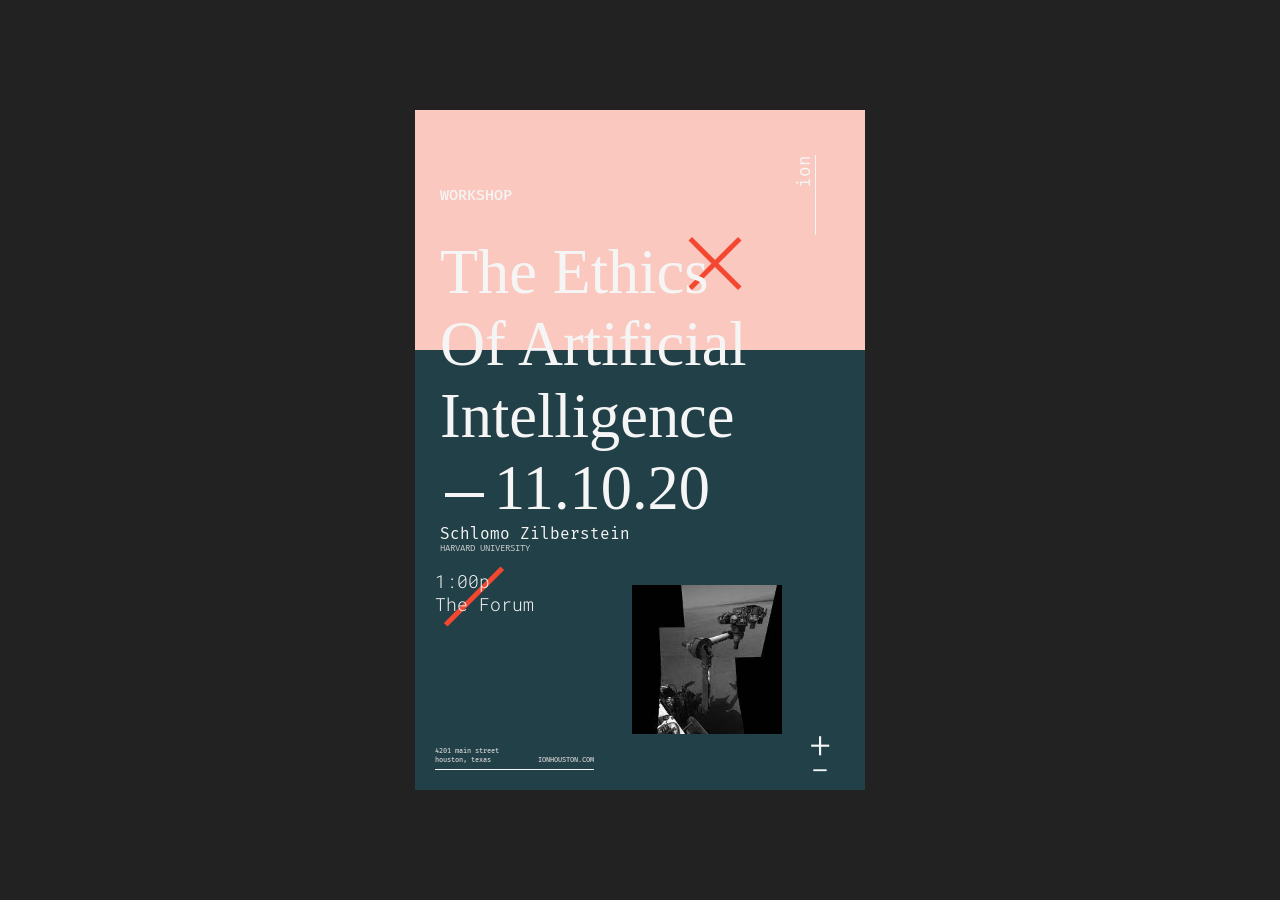
<file: index.html>
<!DOCTYPE html>
<html lang="en">
<head>
    <meta charset="UTF-8">
    <meta http-equiv="X-UA-Compatible" content="IE=edge">
    <meta name="viewport" content="width=device-width, initial-scale=1.0">
    <link rel="stylesheet" href="style.css">
    <title>Poster-test</title>
</head>
<body>
    <section class="wrapper">
        <div class="poster">
            <div id="top"class="pink">
                <div class="headline">
                    <div class="cross">
                        <div class="crossline1"></div>
                        <div class="crossline2"></div>                        
                    </div>
                    <h1>The Ethics</h1>
                    <h1>Of Artificial</h1>
                    <h1>Intelligence</h1>
                    <h1 class="eventdate"><div id="dash"></div> 11.10.20</h1>
                    <h3>Schlomo Zilberstein</h3>
                    <p>harvard university</p>
                </div>
                <div class="category">workshop</div>
                <div class="edition">ion</div>
            </div>
            <div id="bottom"class="gray">
                <div class="desp">
                    <div class="time_location">
                        <div class="time">
                            <p>1:00p</p>
                            <p>The forum</p>
                            <div class="line"></div>
                        </div>
                        <div class="location">
                            <div class="address">
                                <p>4201 main street</p>
                                <p>houston, texas</p>
                            </div>
                            <div class="website">
                                <p>ionhouston.com</p>
                            </div>
                        </div>
                    </div>
                    <div class="event-img">
                        <div class="mars-curiosity">
                            <img src="[data-uri]" alt="curiosity">
                        </div>
                        <div id="plusminus"onclick="changeColorF()" class="plusminus">
                            <p>+</p>
                            <p>-</p>
                           
                        </div>
                        
                    </div>
                </div>
            </div>
        </div>
    </section>
    <script src="mains.js"></script>
</body>
</html>
</file>
<file: style.css>
@import url('https://fonts.googleapis.com/css2?family=Castoro&family=Fira+Mono:wght@400;500&family=Roboto+Mono:wght@100;300&display=swap');

/* font-family: 'Castoro', serif;
font-family: 'Fira Mono', monospace;
font-family: 'Roboto Mono', monospace; */
:root{
    --pinky: #fac8be;
    --darkgray: #224048;
    --redlines: #f44730;
}

*{
    padding: 0;
    margin: 0;
}

.wrapper{
    overflow: hidden;
    /* padding: 2px; */
    /* width: 100%; */
    height: 100vh;
    background-color: rgb(34, 34, 34);
    display: flex;
    flex-direction: column;
    justify-content: center;
    align-items: center;
}
.poster{
    width: 450px;
    height: 680px;
    display: flex;
    flex-direction: column;
    /* justify-content: center;
    align-items: center; */
    /* background-color: yellowgreen; */
}
.pink{
    padding: 20px;
    display: flex;
    justify-content: space-between;
    align-items:center;
    flex: 1;
    background-color: var(--pinky);
    transition: 0.7s ease-in-out;
}
.pink:hover{
    flex: 1.25;
}
.gray{
    padding: 20px;
    flex: 2;
    background-color: var(--darkgray);
    display: flex;
    flex-direction: column;
    justify-content: flex-end;
    transition: 0.15s ease-in;
    
}
.category, 
.edition{
    margin-top: -70px;

}
.category{
    padding-left: 5px;
    text-transform: uppercase;
    color: whitesmoke;
    font-family: 'Fira Mono', monospace;
    font-size: 15px;
    font-weight: 500;
}
.edition{
    /* background-color: violet; */
    transform: rotate(-90deg);
    border-bottom: 1.9px solid whitesmoke;
    width: 80px;
    text-align: right;
    font-size: 1.1em;
    font-weight: 400;
    color: whitesmoke;
    font-family: 'Fira Mono', monospace;
   
    position: relative;
}
.headline{
    /* background-color: yellow; */
    position: absolute;
    margin-left: 5px;
    margin-top: 23em;
    z-index: 9 !important;
}
.headline h1{
    position: relative;
    font-size: 3.9em;
    font-weight: 400;
    z-index: 9 !important;
    color: whitesmoke;
}
.headline h3{
    font-size: 1em;
    font-family: 'Fira Mono', monospace;
    font-weight: 100;
    color: whitesmoke;
}
.headline p{
    font-size: 9px;
    text-transform: uppercase;
    font-weight: 100;
    font-family: 'Fira Mono', monospace;
    color: rgb(201, 201, 201);
}
.eventdate{
    display: flex;
    justify-content: flex-end;
    align-items: center;
    margin-right: 40px;
}
#dash{
    /* background-color: black; */
    /* height: 15px; */
    margin-top: 15px;
    width: 35px;
    border: 2px solid whitesmoke;
    margin-right: 10px;
    /* transform: rotate(-90deg) !important; */
}
.desp{
    /* background-color: chartreuse; */
    display: flex;
    /* flex-direction: column; */
    height: 200px;
    
}
.time_location{
    /* background-color: coral; */
    flex: 1.4;
    display: flex;
    flex-direction:column;
    justify-content: space-between;
    /* z-index: 1; */
    border-bottom: 1px solid whitesmoke;
    padding-bottom: 5px;
}
.time p{
    color: whitesmoke;
    font-size: 1.1em;
    font-family: 'Roboto Mono', monospace;
    font-weight: 300;
    text-transform: capitalize;
    position: relative;
    z-index: 1;
}
.line{
    background-color: var(--redlines);
    width: 80px;
    height: 5px;
    margin-top: -22px;
    margin-left: -1px;
    transform: rotate(-45deg);
    /* transition: 1s ease-in-out; */
    /* animation: check 1s infinite alternate-reverse; */
    

}
.cross{
    margin-bottom: -30px;
    animation: circular 2s infinite alternate-reverse;
}
.fa-plus{
    /* color: whitesmoke; */
    margin-left: 10em;
    transform: rotate(-50deg);
    font-size: 1em;
    position: relative;
    
}
.crossline1{
    background-color: var(--redlines);
    width: 70px;
    height: 5px;
    margin-top: -15px;
    margin-left: 15em;
    transform: rotate(-45deg);
    z-index: 1;
    
    
}
.crossline2{
    background-color: var(--redlines);
    width: 70px;
    height: 5px;
    margin-top: -5px;
    margin-left: 15em;
    transform: rotate(45deg);
    
}
.location{
    display: flex;
    justify-content: space-between;
    align-items: flex-end;
}
.address{
    display: flex;
    flex-direction: column;
    

}
.address p{
    font-size: 7px;
    font-family: 'Fira Mono', monospace;
    font-weight: 500;
    color: rgb(201, 201, 201);
}
.website{
    display: flex;
    justify-content: flex-end;
    align-items: center;
}
.website p{
    color: rgb(201, 201, 201);
    font-family: 'Fira Mono', monospace;
    font-size: 7px;
    font-weight: 500;
    text-transform: uppercase;
}
.event-img{
    /* background-color: cornflowerblue; */
    flex: 2;
    display: flex;
    justify-content: space-around;
    align-items: center;
    margin-left: 1.5em;
}
.mars-curiosity{
    /* background-color: darkgoldenrod; */
    width: 150px;
    height: 150px;
    
}
.mars-curiosity img{
    width: 100%;
    margin-top: -10px;
    position: relative;
}
.plusminus{
    margin-top: 195px;
    /* background-color: darkgreen; */
    display: flex;
    flex-direction: column;
    justify-content: flex-end;
    align-items: center;
    
    animation: beats .90s linear infinite;
    position: relative;
    
}
.plusminus p{
    /* background-color: darkgrey; */
    margin-top: -25px;
    color: whitesmoke;
    font-size: 2.3em;
    font-family: 'Roboto Mono', monospace;
    font-weight: 300;
    cursor: pointer;
}

@keyframes beats {
    from {opacity: 1;}
    to {opacity: 0.3;}
}

@keyframes circular {
    from {transform: rotate(0deg);}
    to {transform: rotate(5deg);}
}
</file>
